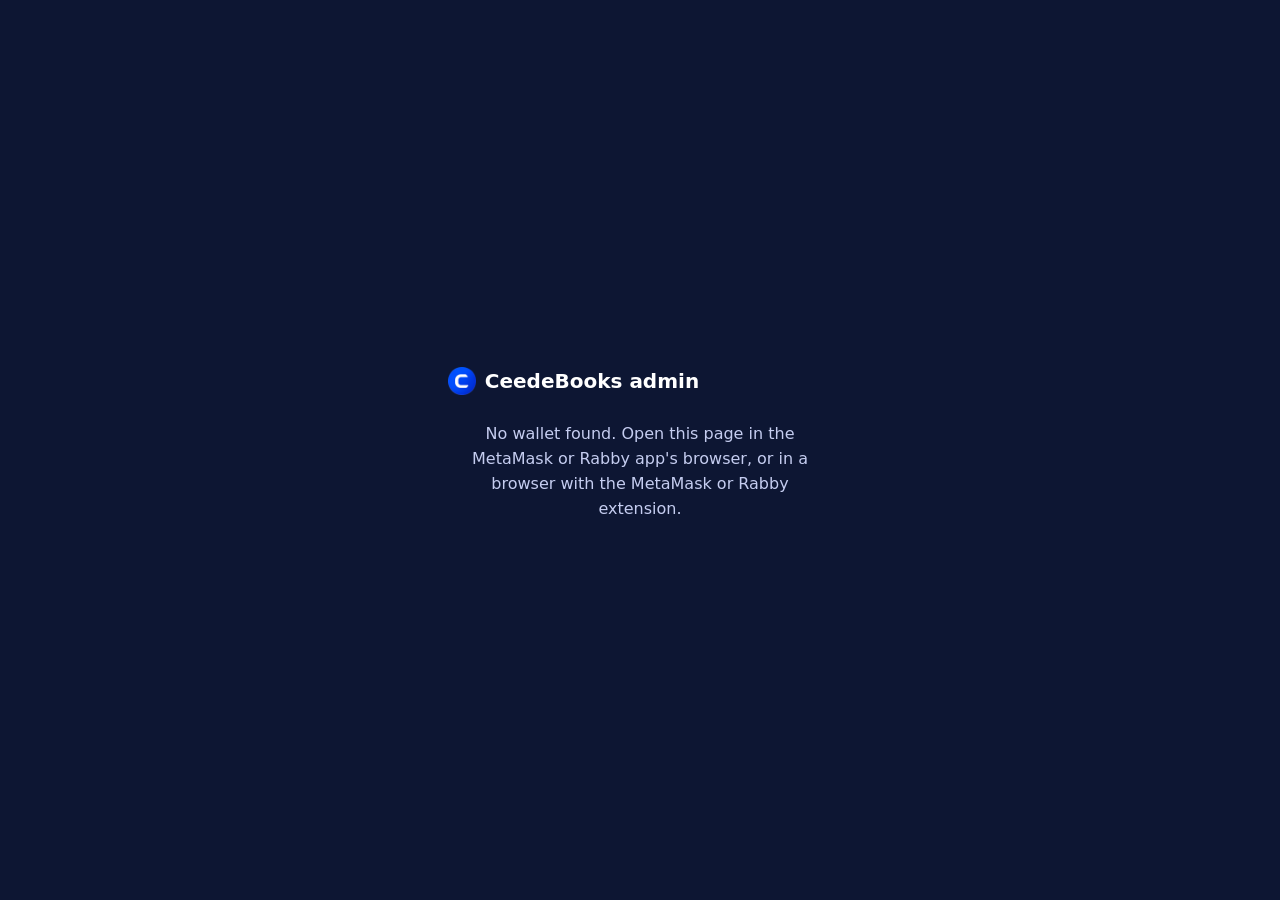
<file: admin/index.html>
<!doctype html>
<html lang="en">
<head>
<meta charset="utf-8">
<meta name="viewport" content="width=device-width, initial-scale=1">
<meta name="robots" content="noindex,nofollow">
<meta name="referrer" content="no-referrer">
<meta name="theme-color" content="#0d1633">
<title>CeedeBooks admin</title>
<link rel="icon" type="image/png" href="favicon.png">
<link rel="apple-touch-icon" href="apple-touch-icon.png">
<link rel="stylesheet" href="admin.css">
</head>
<body>
<div id="root"></div>
<dialog id="dlg" aria-labelledby="dlg-title"></dialog>
<script src="wallet.js"></script>
<script src="admin.js"></script>
</body>
</html>
</file>
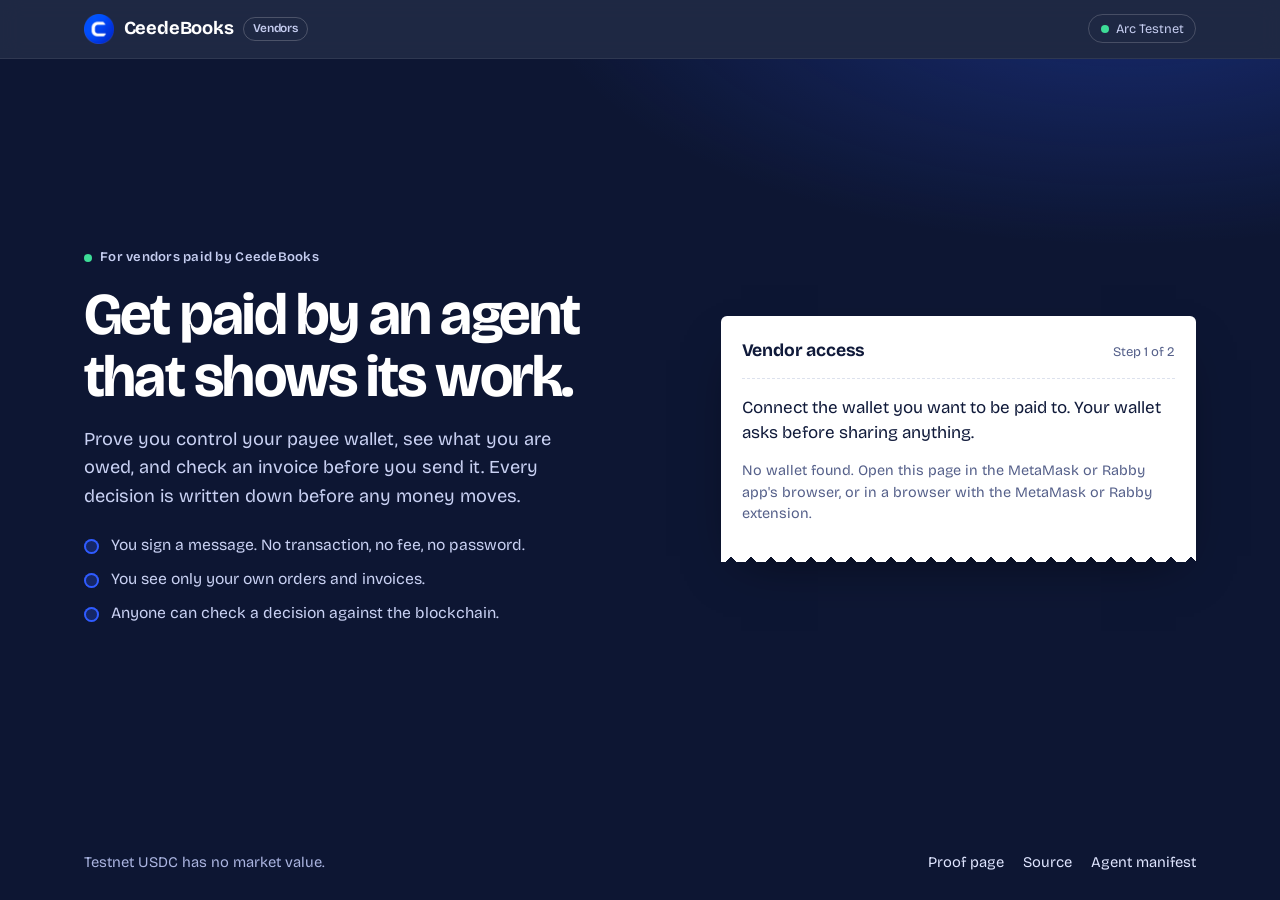
<file: portal/index.html>
<!doctype html>
<html lang="en">
<head>
<meta charset="utf-8">
<meta name="viewport" content="width=device-width, initial-scale=1">
<meta name="referrer" content="no-referrer">
<meta name="theme-color" content="#0d1633">
<title>CeedeBooks for vendors: get paid by an agent that shows its work</title>
<meta name="description" content="Apply with your payee wallet, then see your purchase orders, check an invoice before sending it, and follow every decision to the proof page.">
<link rel="icon" type="image/png" href="favicon.png">
<link rel="apple-touch-icon" href="apple-touch-icon.png">
<link rel="preconnect" href="https://fonts.googleapis.com">
<link rel="preconnect" href="https://fonts.gstatic.com" crossorigin>
<link rel="stylesheet" href="https://fonts.googleapis.com/css2?family=Bricolage+Grotesque:opsz,wght@12..96,400..800&family=JetBrains+Mono:wght@400;500&display=swap">
<link rel="stylesheet" href="portal.css">
</head>
<body>
<div id="root"></div>
<script src="lib.js"></script>
<script src="portal.js"></script>
</body>
</html>
</file>
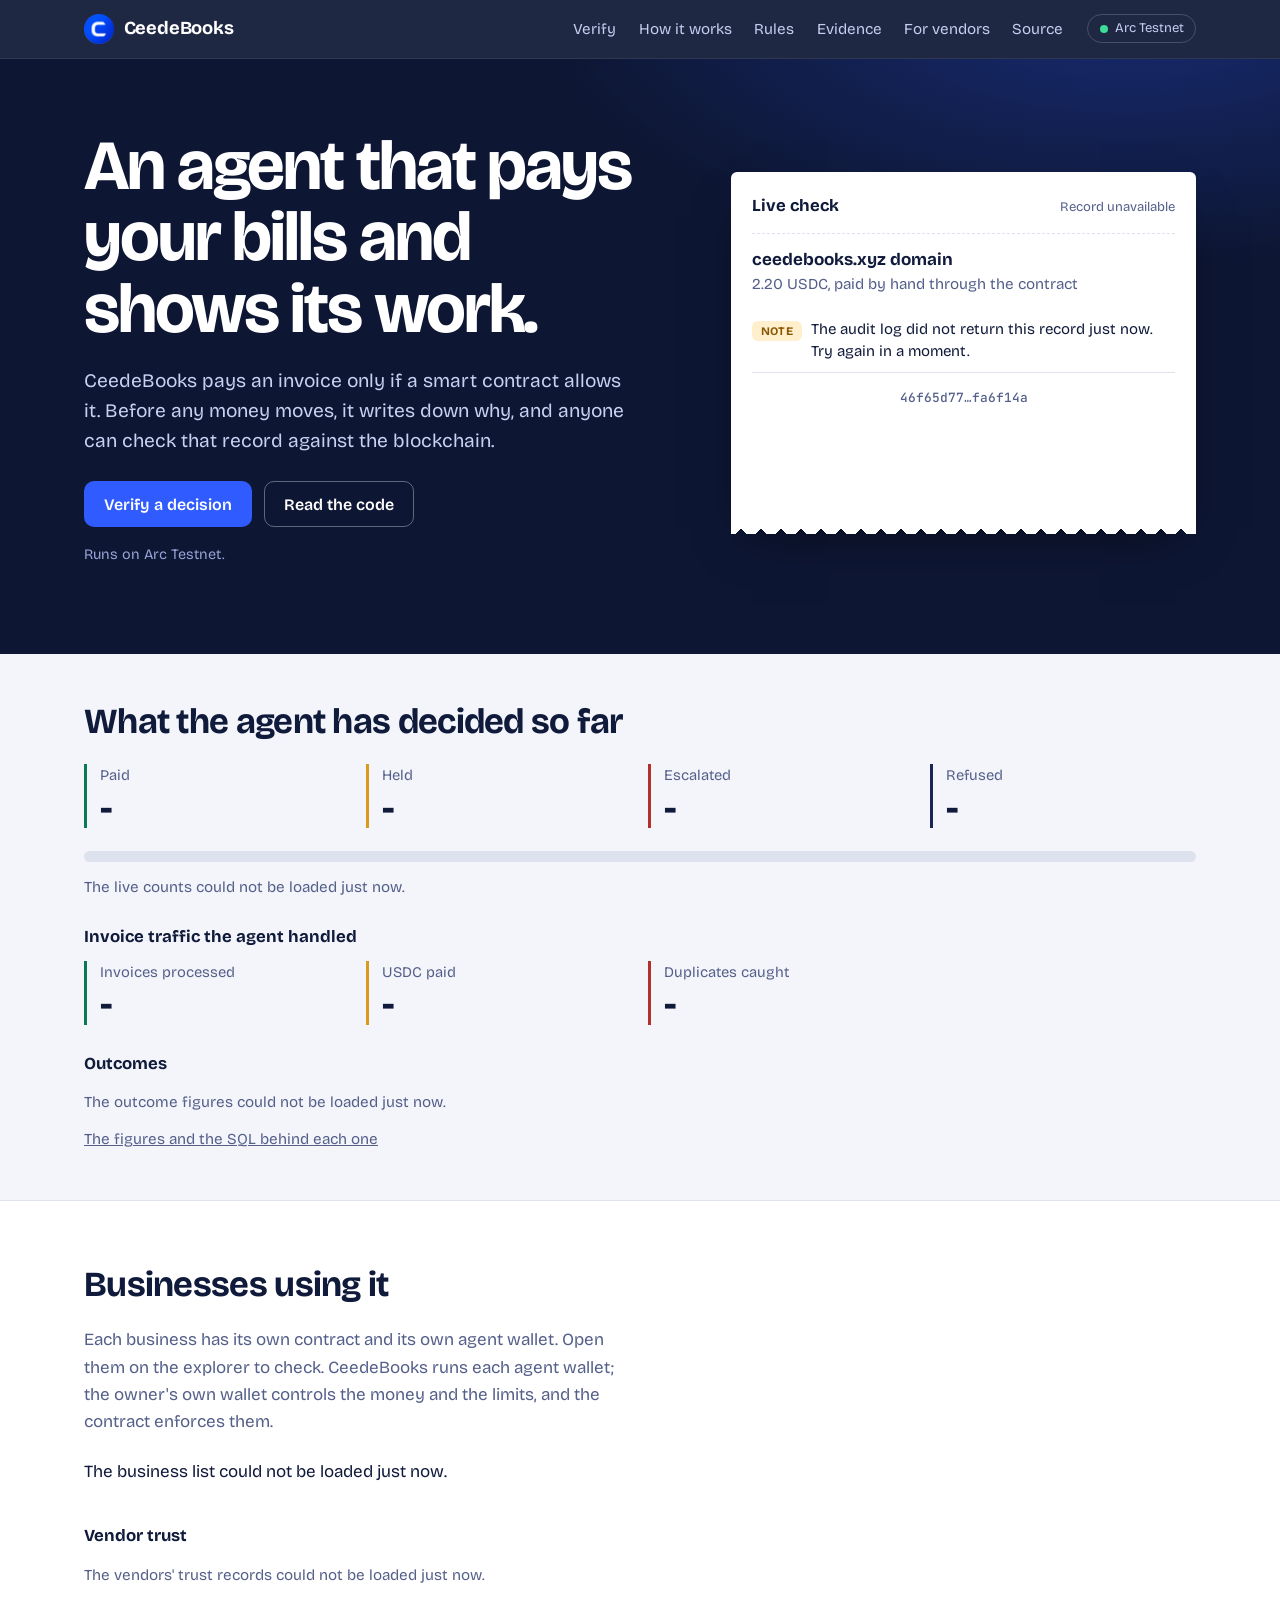
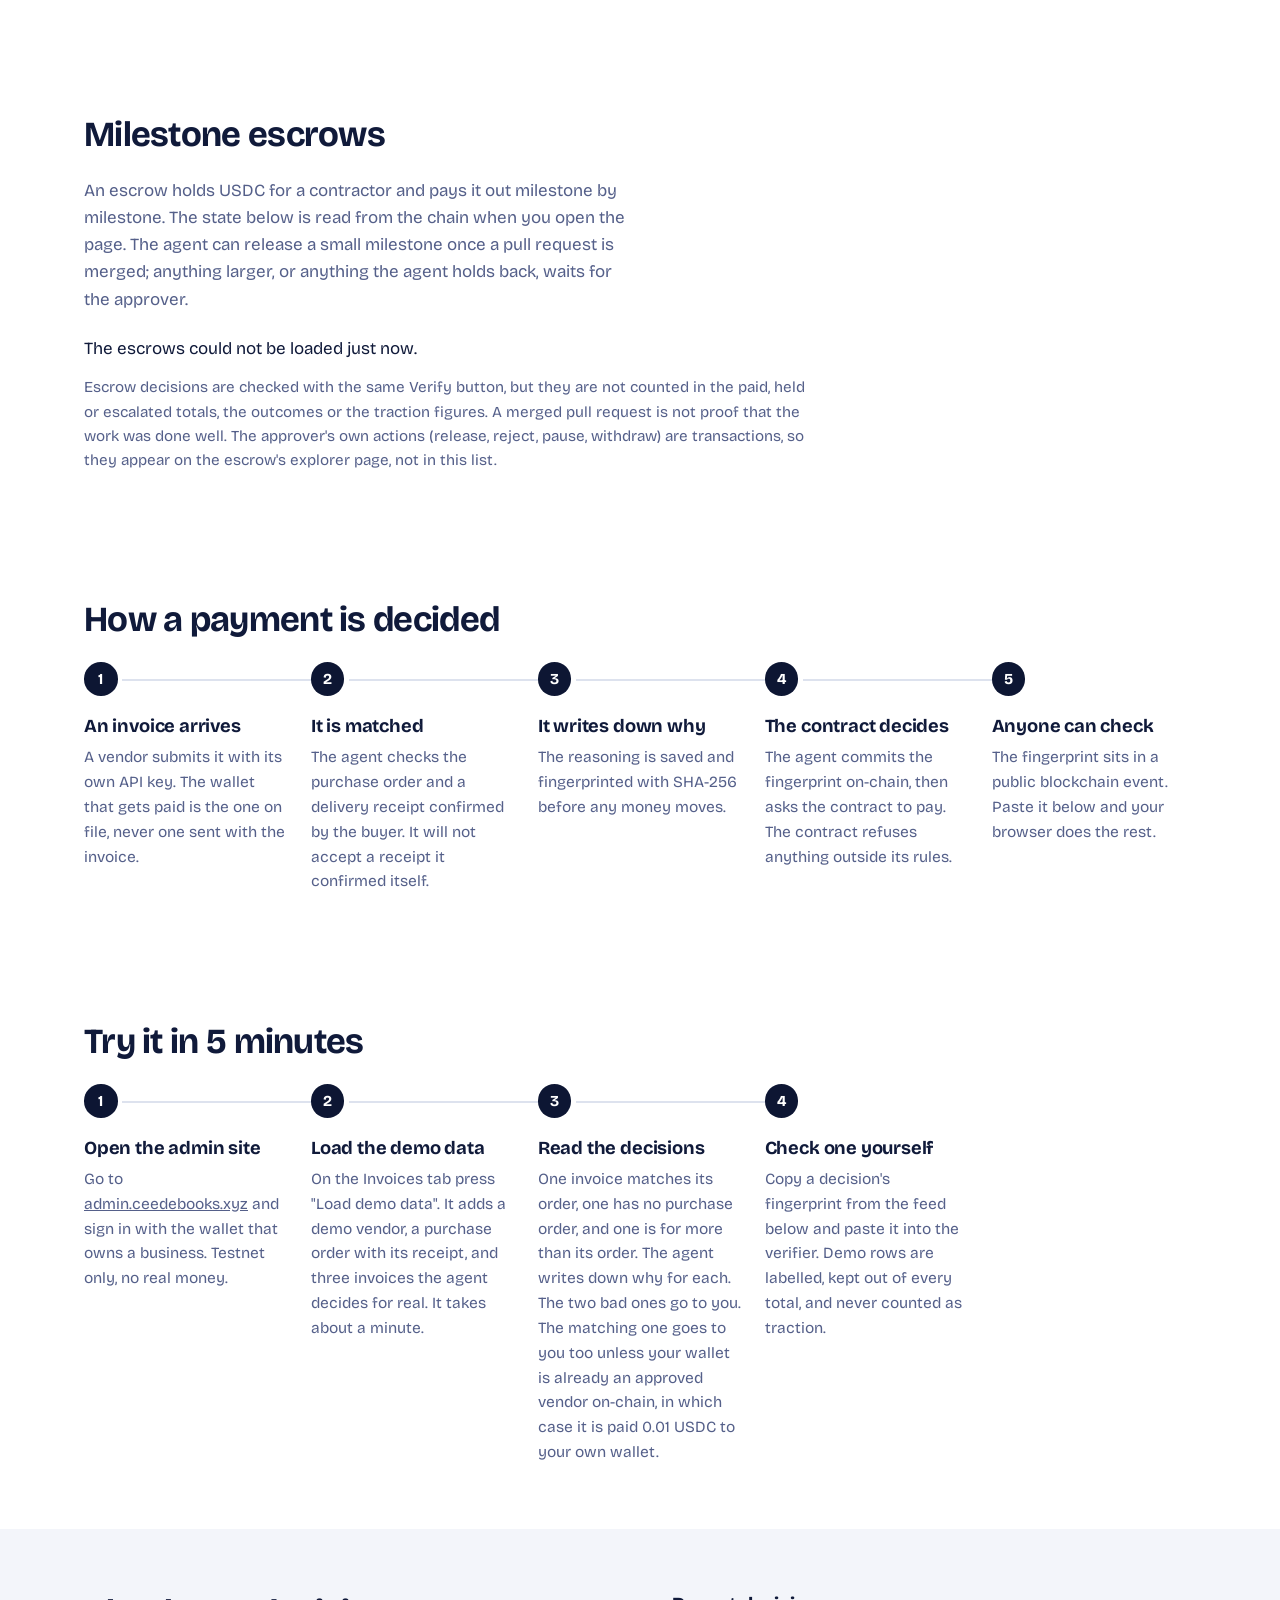
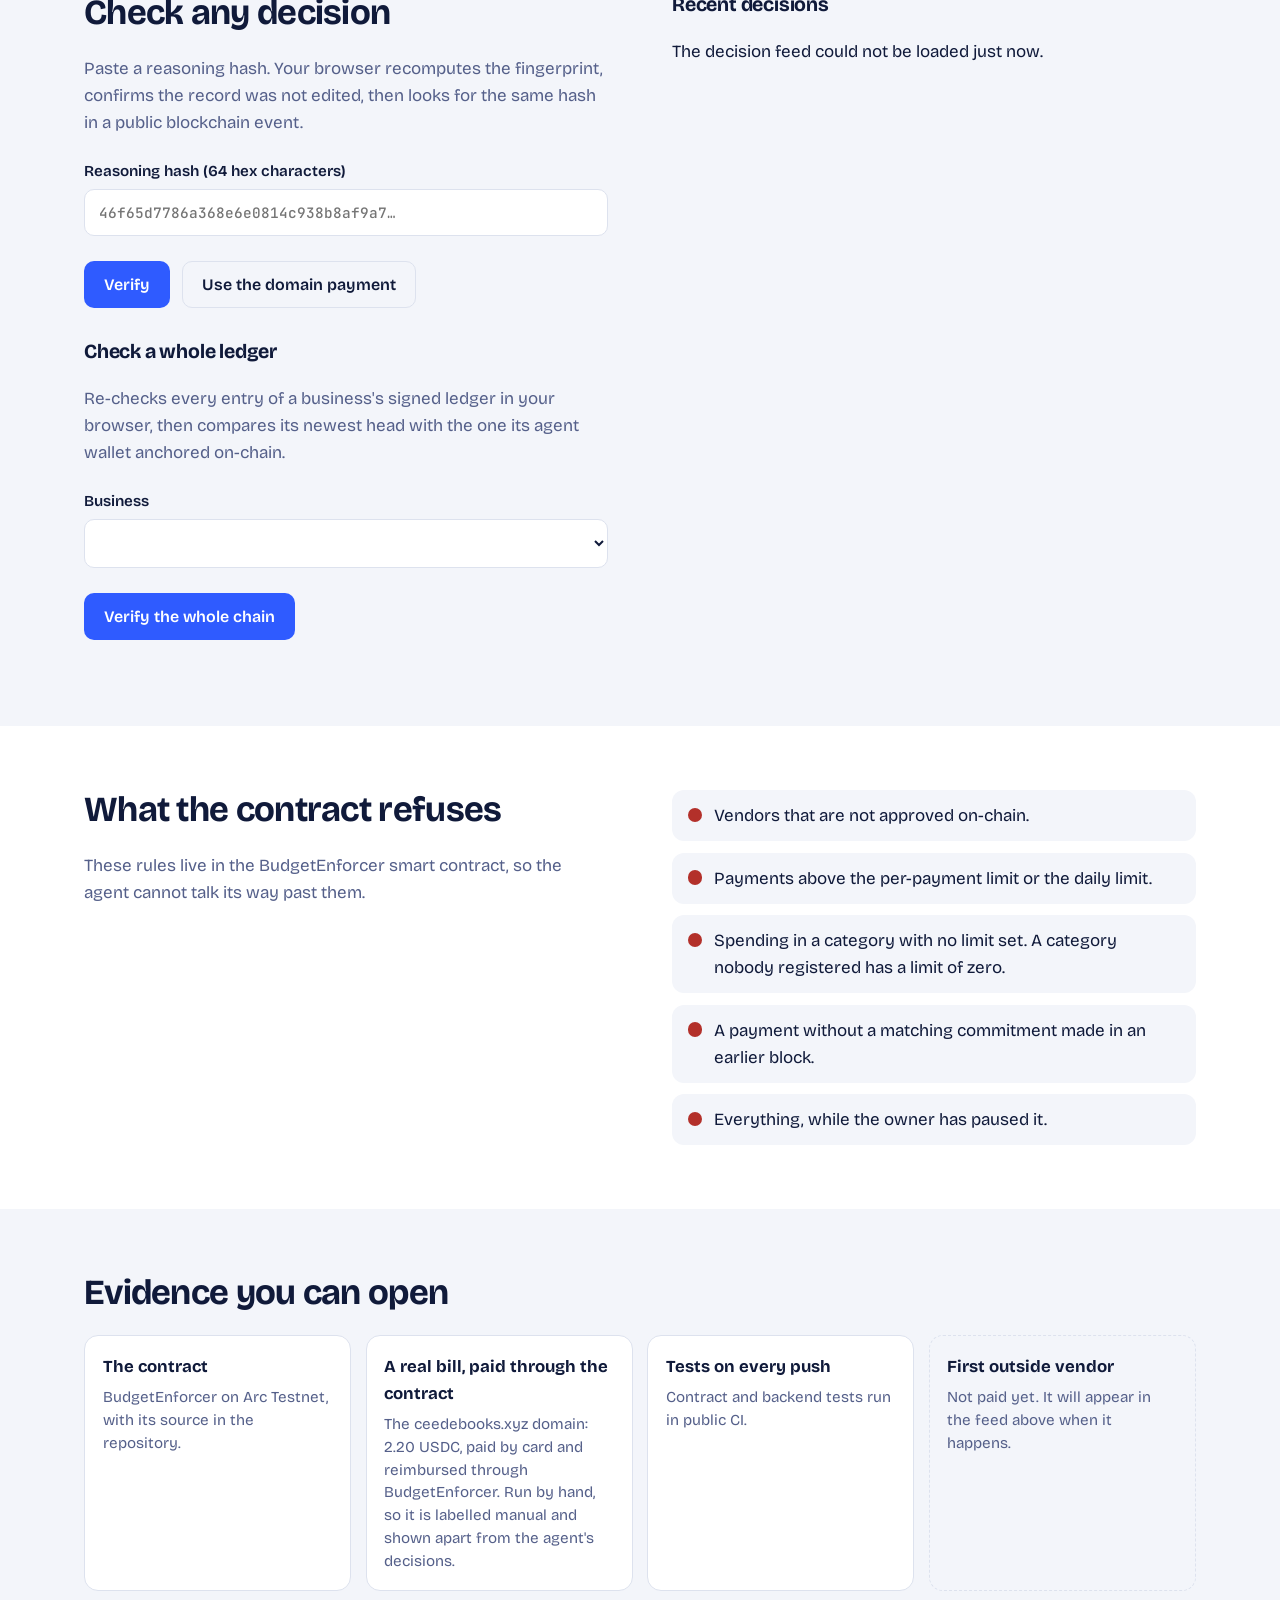
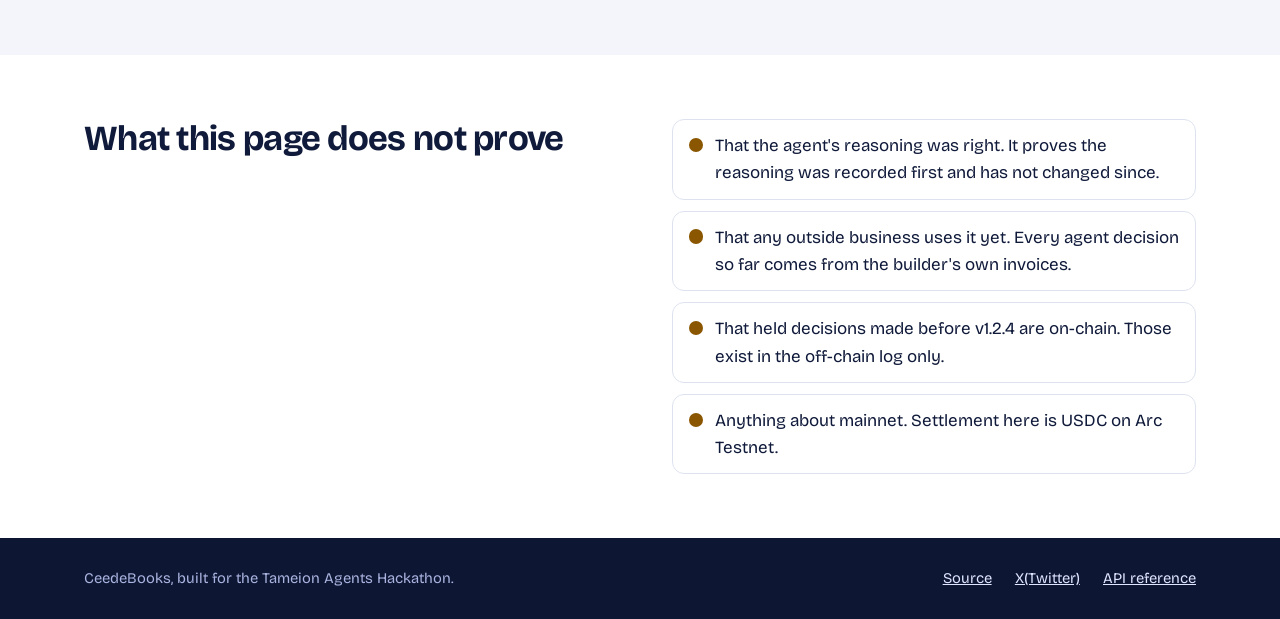
<file: site/index.html>
<!doctype html>
<html lang="en">
<head>
<meta charset="utf-8">
<meta name="viewport" content="width=device-width, initial-scale=1">
<title>CeedeBooks: an agent that pays your bills and shows its work</title>
<meta name="description" content="CeedeBooks pays an invoice only if a smart contract allows it, writes down why before any money moves, and lets anyone check the record against the blockchain.">
<meta name="theme-color" content="#0d1633">
<link rel="icon" type="image/png" href="favicon.png">
<link rel="apple-touch-icon" href="apple-touch-icon.png">
<link rel="preconnect" href="https://fonts.googleapis.com">
<link rel="preconnect" href="https://fonts.gstatic.com" crossorigin>
<link rel="stylesheet" href="https://fonts.googleapis.com/css2?family=Bricolage+Grotesque:opsz,wght@12..96,400..800&family=JetBrains+Mono:wght@400;500&display=swap">
<link rel="stylesheet" href="styles.css">
</head>
<body>
<a class="skip" href="#verify">Skip to the verifier</a>

<header class="top">
  <div class="wrap top-in">
    <a class="brand" href="#top" aria-label="CeedeBooks home">
      <img src="logo.png" alt="" width="30" height="30">
      <span>CeedeBooks</span>
    </a>
    <nav class="nav" aria-label="Sections">
      <a href="#verify">Verify</a>
      <a href="#how">How it works</a>
      <a href="#rules">Rules</a>
      <a href="#evidence">Evidence</a>
      <a href="https://portal.ceedebooks.xyz" target="_blank" rel="noopener noreferrer">For vendors</a>
      <a href="https://github.com/MusaAis/CeedeBooks" target="_blank" rel="noopener noreferrer">Source</a>
    </nav>
    <span class="net"><i aria-hidden="true"></i>Arc Testnet</span>
  </div>
</header>

<main id="top">
<section class="hero">
  <div class="wrap hero-in">
    <div class="hero-copy">
      <h1>An agent that pays your bills and shows its work.</h1>
      <p class="lead">CeedeBooks pays an invoice only if a smart contract allows it. Before any money moves, it writes down why, and anyone can check that record against the blockchain.</p>
      <div class="cta">
        <a class="btn primary" href="#verify">Verify a decision</a>
        <a class="btn ghost" href="https://github.com/MusaAis/CeedeBooks" target="_blank" rel="noopener noreferrer">Read the code</a>
      </div>
      <p class="fine">Runs on Arc Testnet.</p>
    </div>

    <aside class="receipt" aria-labelledby="rc-title">
      <div class="rc-head">
        <h2 id="rc-title">Live check</h2>
        <span class="rc-run" id="hero-state">Running in your browser</span>
      </div>
      <p class="rc-what"><strong>ceedebooks.xyz domain</strong><br><span>2.20 USDC, paid by hand through the contract</span></p>
      <ol class="checks" id="hero-checks" aria-live="polite"></ol>
      <p class="verdict" id="hero-verdict" hidden></p>
      <p class="rc-hash" title="Reasoning hash">46f65d77…fa6f14a</p>
    </aside>
  </div>
</section>

<section class="band" aria-labelledby="stats-title">
  <div class="wrap">
    <h2 id="stats-title" class="h2">What the agent has decided so far</h2>
    <div class="ledger" id="stats">
      <dl class="tally">
        <div><dt>Paid</dt><dd id="n-paid">-</dd></div>
        <div><dt>Held</dt><dd id="n-held">-</dd></div>
        <div><dt>Escalated</dt><dd id="n-esc">-</dd></div>
        <div><dt>Refused</dt><dd id="n-rate">-</dd></div>
      </dl>
      <div class="bar" id="bar" role="img" aria-label="Share of paid, held and escalated decisions">
        <span class="seg paid"></span><span class="seg held"></span><span class="seg esc"></span>
      </div>
      <p class="note" id="stats-note">Loading the latest counts…</p>
      <h3 class="h3" id="traffic-title">Invoice traffic the agent handled</h3>
      <dl class="tally second" aria-labelledby="traffic-title">
        <div><dt>Invoices processed</dt><dd id="n-inv">-</dd></div>
        <div><dt>USDC paid</dt><dd id="n-vol">-</dd></div>
        <div><dt>Duplicates caught</dt><dd id="n-dup">-</dd></div>
      </dl>
      <p class="note" id="traffic-note"></p>
      <h3 class="h3" id="outcomes-title">Outcomes</h3>
      <p class="note" id="outcomes-outside">Loading the outcome figures…</p>
      <div id="outcomes" class="feed"></div>
      <p class="note" id="outcomes-apart"></p>
      <p class="note"><a id="outcomes-link" href="#" target="_blank" rel="noopener noreferrer">The figures and the SQL behind each one</a></p>
    </div>
  </div>
</section>

<section class="sec" id="businesses" aria-labelledby="biz-title">
  <div class="wrap">
    <h2 id="biz-title" class="h2">Businesses using it</h2>
    <p class="sub" id="biz-sub">Each business has its own contract and its own agent wallet. Open them on the explorer to check. CeedeBooks runs each agent wallet; the owner's own wallet controls the money and the limits, and the contract enforces them.</p>
    <div id="biz-list" class="feed">Loading…</div>
    <p class="note" id="biz-note"></p>
    <div id="biz-traction" class="feed" aria-live="polite"></div>
    <h3 class="h3" id="trust-title">Vendor trust</h3>
    <p class="note" id="trust-note">Loading the vendors' trust records…</p>
    <div id="trust-list" class="feed" aria-live="polite"></div>
  </div>
</section>

<section class="sec" id="escrows" aria-labelledby="esc-title" hidden>
  <div class="wrap">
    <h2 id="esc-title" class="h2">Milestone escrows</h2>
    <p class="sub">An escrow holds USDC for a contractor and pays it out milestone by milestone. The state below is read from the chain when you open the page. The agent can release a small milestone once a pull request is merged; anything larger, or anything the agent holds back, waits for the approver.</p>
    <div id="esc-list" class="feed" aria-live="polite"></div>
    <p class="note">Escrow decisions are checked with the same Verify button, but they are not counted in the paid, held or escalated totals, the outcomes or the traction figures. A merged pull request is not proof that the work was done well. The approver's own actions (release, reject, pause, withdraw) are transactions, so they appear on the escrow's explorer page, not in this list.</p>
  </div>
</section>

<section class="sec" id="how" aria-labelledby="how-title">
  <div class="wrap">
    <h2 id="how-title" class="h2">How a payment is decided</h2>
    <ol class="flow">
      <li><h3>An invoice arrives</h3><p>A vendor submits it with its own API key. The wallet that gets paid is the one on file, never one sent with the invoice.</p></li>
      <li><h3>It is matched</h3><p>The agent checks the purchase order and a delivery receipt confirmed by the buyer. It will not accept a receipt it confirmed itself.</p></li>
      <li><h3>It writes down why</h3><p>The reasoning is saved and fingerprinted with SHA-256 before any money moves.</p></li>
      <li><h3>The contract decides</h3><p>The agent commits the fingerprint on-chain, then asks the contract to pay. The contract refuses anything outside its rules.</p></li>
      <li><h3>Anyone can check</h3><p>The fingerprint sits in a public blockchain event. Paste it below and your browser does the rest.</p></li>
    </ol>
  </div>
</section>

<section class="sec" id="try" aria-labelledby="try-title">
  <div class="wrap">
    <h2 id="try-title" class="h2">Try it in 5 minutes</h2>
    <ol class="flow">
      <li><h3>Open the admin site</h3><p>Go to <a href="https://admin.ceedebooks.xyz">admin.ceedebooks.xyz</a> and sign in with the wallet that owns a business. Testnet only, no real money.</p></li>
      <li><h3>Load the demo data</h3><p>On the Invoices tab press "Load demo data". It adds a demo vendor, a purchase order with its receipt, and three invoices the agent decides for real. It takes about a minute.</p></li>
      <li><h3>Read the decisions</h3><p>One invoice matches its order, one has no purchase order, and one is for more than its order. The agent writes down why for each. The two bad ones go to you. The matching one goes to you too unless your wallet is already an approved vendor on-chain, in which case it is paid 0.01 USDC to your own wallet.</p></li>
      <li><h3>Check one yourself</h3><p>Copy a decision's fingerprint from the feed below and paste it into the verifier. Demo rows are labelled, kept out of every total, and never counted as traction.</p></li>
    </ol>
  </div>
</section>

<section class="sec tint" id="verify" aria-labelledby="verify-title">
  <div class="wrap two">
    <div>
      <h2 id="verify-title" class="h2">Check any decision</h2>
      <p class="sub">Paste a reasoning hash. Your browser recomputes the fingerprint, confirms the record was not edited, then looks for the same hash in a public blockchain event.</p>
      <label class="lab" for="hash">Reasoning hash (64 hex characters)</label>
      <input id="hash" class="field" autocomplete="off" autocapitalize="off" spellcheck="false" placeholder="46f65d7786a368e6e0814c938b8af9a7…">
      <div class="cta">
        <button class="btn primary" id="go" type="button">Verify</button>
        <button class="btn ghost dark" type="button" data-hash="46f65d7786a368e6e0814c938b8af9a7f6bed20bb1196478ac0a32708fa6f14a">Use the domain payment</button>
      </div>
      <div id="result" class="result" aria-live="polite"></div>
      <h3 class="h2 minor chain-h">Check a whole ledger</h3>
      <p class="sub">Re-checks every entry of a business's signed ledger in your browser, then compares its newest head with the one its agent wallet anchored on-chain.</p>
      <label class="lab" for="chain-biz">Business</label>
      <select id="chain-biz" class="field"></select>
      <div class="cta"><button class="btn primary" id="chain-go" type="button">Verify the whole chain</button></div>
      <div id="chain-result" class="result" aria-live="polite"></div>
    </div>
    <div>
      <h2 class="h2 minor">Recent decisions</h2>
      <div id="feed" class="feed">Loading…</div>
    </div>
  </div>
</section>

<section class="sec" id="rules" aria-labelledby="rules-title">
  <div class="wrap two">
    <div>
      <h2 id="rules-title" class="h2">What the contract refuses</h2>
      <p class="sub">These rules live in the BudgetEnforcer smart contract, so the agent cannot talk its way past them.</p>
    </div>
    <ul class="rules">
      <li>Vendors that are not approved on-chain.</li>
      <li>Payments above the per-payment limit or the daily limit.</li>
      <li>Spending in a category with no limit set. A category nobody registered has a limit of zero.</li>
      <li>A payment without a matching commitment made in an earlier block.</li>
      <li>Everything, while the owner has paused it.</li>
    </ul>
  </div>
</section>

<section class="sec tint" id="evidence" aria-labelledby="ev-title">
  <div class="wrap">
    <h2 id="ev-title" class="h2">Evidence you can open</h2>
    <div class="ev">
      <a class="evi" data-explorer="/address/0x47D8a05a0d31aFA492A9F4A37A8991ED4aa683fB" href="#"><strong>The contract</strong><span>BudgetEnforcer on Arc Testnet, with its source in the repository.</span></a>
      <a class="evi" data-explorer="/tx/0x8c176242a84235a884d5790edf4a9aed403d87619359373e11f2e27141ce5d0d" href="#"><strong>A real bill, paid through the contract</strong><span>The ceedebooks.xyz domain: 2.20 USDC, paid by card and reimbursed through BudgetEnforcer. Run by hand, so it is labelled manual and shown apart from the agent's decisions.</span></a>
      <a class="evi" href="https://github.com/MusaAis/CeedeBooks/actions" target="_blank" rel="noopener noreferrer"><strong>Tests on every push</strong><span>Contract and backend tests run in public CI.</span></a>
      <div class="evi pending"><strong>First outside vendor</strong><span>Not paid yet. It will appear in the feed above when it happens.</span></div>
    </div>
  </div>
</section>

<section class="sec" aria-labelledby="not-title">
  <div class="wrap two">
    <h2 id="not-title" class="h2">What this page does not prove</h2>
    <ul class="rules plain">
      <li>That the agent's reasoning was right. It proves the reasoning was recorded first and has not changed since.</li>
      <li>That any outside business uses it yet. Every agent decision so far comes from the builder's own invoices.</li>
      <li>That held decisions made before v1.2.4 are on-chain. Those exist in the off-chain log only.</li>
      <li>Anything about mainnet. Settlement here is USDC on Arc Testnet.</li>
    </ul>
  </div>
</section>
</main>

<footer class="foot">
  <div class="wrap foot-in">
    <span>CeedeBooks, built for the Tameion Agents Hackathon.</span>
    <span class="links">
      <a href="https://github.com/MusaAis/CeedeBooks" target="_blank" rel="noopener noreferrer">Source</a>
      <a href="https://x.com/CeedeBooks" target="_blank" rel="noopener noreferrer">X(Twitter)</a>
      <a href="https://api.ceedebooks.xyz/docs" target="_blank" rel="noopener noreferrer">API reference</a>
    </span>
  </div>
</footer>

<script src="verify.js"></script>
<script src="app.js"></script>
</body>
</html>
</file>
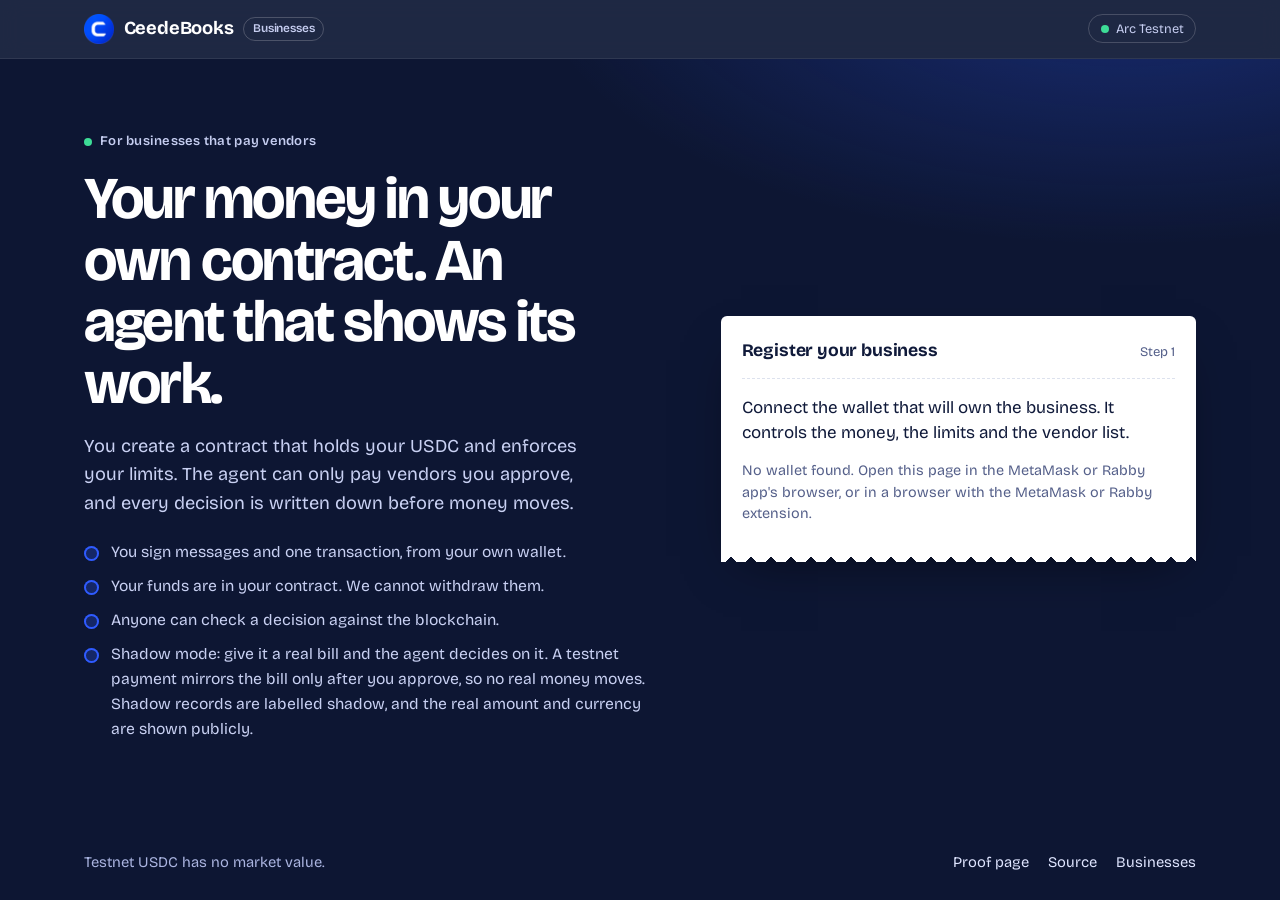
<file: portal/business.html>
<!doctype html>
<html lang="en">
<head>
<meta charset="utf-8">
<meta name="viewport" content="width=device-width, initial-scale=1">
<meta name="referrer" content="no-referrer">
<meta name="theme-color" content="#0d1633">
<title>Register your business on CeedeBooks</title>
<meta name="description" content="Your own contract holds your money and you set the limits. An agent pays your approved vendors, and every decision can be checked on-chain.">
<link rel="icon" type="image/png" href="favicon.png">
<link rel="apple-touch-icon" href="apple-touch-icon.png">
<link rel="preconnect" href="https://fonts.googleapis.com">
<link rel="preconnect" href="https://fonts.gstatic.com" crossorigin>
<link rel="stylesheet" href="https://fonts.googleapis.com/css2?family=Bricolage+Grotesque:opsz,wght@12..96,400..800&family=JetBrains+Mono:wght@400;500&display=swap">
<link rel="stylesheet" href="portal.css">
</head>
<body>
<div id="root"></div>
<script src="lib.js"></script>
<script src="business.js"></script>
</body>
</html>
</file>
<file: admin/admin.css>
:root{--ink:#0d1633;--ink2:#18255a;--frost:#f3f5fa;--paper:#fff;--line:#dde2ee;--fg:#101a3a;--mut:#55608a;--cobalt:#2f5bff;--cobalt-d:#2146d4;
  --green:#0b7a53;--green-bg:#dcf4e9;--amber:#8a5600;--amber-bg:#ffefcc;--coral:#b3302a;--coral-bg:#fde4e1;
  --sans:ui-sans-serif,system-ui,-apple-system,"Segoe UI",Roboto,"Helvetica Neue",Arial,sans-serif;--mono:ui-monospace,SFMono-Regular,Menlo,Consolas,monospace}
*{box-sizing:border-box}
body{margin:0;background:var(--frost);color:var(--fg);font:400 1rem/1.55 var(--sans);-webkit-text-size-adjust:100%}
h1,h2,h3,p{margin:0}button,input,select{font:inherit}
:focus-visible{outline:3px solid var(--cobalt);outline-offset:2px;border-radius:4px}
.gate{min-height:100vh;display:grid;place-items:center;padding:1.5rem;background:var(--ink);color:#fff}
.gate-in{width:100%;max-width:24rem;text-align:center}
.brand{display:inline-flex;align-items:center;gap:.6rem;font-weight:700;font-size:1.25rem;margin-bottom:1.6rem}
.gate p{color:#c5cdf0;margin:.8rem 0}.gate .err{color:#ffb4ac}.gate .addr{font:500 .85rem var(--mono);word-break:break-all;color:#fff}
.btn{display:inline-flex;align-items:center;justify-content:center;min-height:2.8rem;padding:.5rem 1.2rem;border:1.5px solid transparent;border-radius:10px;background:var(--cobalt);color:#fff;font-weight:600;cursor:pointer;width:100%;margin-top:.6rem}
.btn:hover{background:#4a72ff}.btn[disabled]{opacity:.55;cursor:wait}
.btn.ghost{background:transparent;border-color:var(--line);color:var(--fg);width:auto;margin:0}.btn.ghost:hover{border-color:var(--cobalt);color:var(--cobalt-d)}
.btn.warn{background:var(--coral)}.btn.sm{min-height:2.2rem;padding:.3rem .8rem;font-size:.9rem;width:auto;margin:0}
.top{background:var(--ink);color:#fff;position:sticky;top:0;z-index:5}
.top-in{max-width:70rem;margin:0 auto;padding:.6rem 1rem;display:flex;align-items:center;gap:1rem;flex-wrap:nowrap}
.top .brand{margin:0;font-size:1.05rem;white-space:nowrap;flex:none}.who{margin-left:auto;min-width:0;overflow:hidden;text-overflow:ellipsis;white-space:nowrap;font:500 .8rem var(--mono);color:#c5cdf0}
.top .btn.ghost{color:#fff;border-color:rgba(255,255,255,.3);flex:none}
.tabs{display:flex;gap:.2rem;overflow-x:auto;max-width:70rem;margin:0 auto;padding:0 .6rem}
.tabs button{background:none;border:0;color:#c5cdf0;padding:.6rem .8rem;cursor:pointer;white-space:nowrap;border-bottom:3px solid transparent}
.tabs button[aria-current=true]{color:#fff;border-color:var(--cobalt)}
main{max-width:70rem;margin:0 auto;padding:1.2rem 1rem 4rem}
h2{font-size:1.35rem;margin:.2rem 0 1rem}h3{font-size:1.05rem;margin:1.6rem 0 .6rem}
.cards{display:grid;grid-template-columns:repeat(auto-fit,minmax(10rem,1fr));gap:.7rem}
.card{background:var(--paper);border:1px solid var(--line);border-radius:12px;padding:.8rem}
.card .l{color:var(--mut);font-size:.85rem}.card .v{font-size:1.5rem;font-weight:700;overflow-wrap:anywhere}
.panel{background:var(--paper);border:1px solid var(--line);border-radius:12px;padding:1rem;margin-top:.8rem}
.row{display:flex;gap:.7rem;flex-wrap:wrap;align-items:end}.row label{display:grid;gap:.2rem;font-size:.85rem;color:var(--mut);flex:1 1 9rem}
input,select{width:100%;padding:.55rem .65rem;border:1.5px solid var(--line);border-radius:8px;background:#fff;color:var(--fg)}
.tbl{width:100%;border-collapse:collapse;font-size:.92rem}.tbl th{text-align:left;color:var(--mut);font-weight:600;padding:.4rem .5rem;border-bottom:1px solid var(--line)}
.tbl td{padding:.55rem .5rem;border-bottom:1px solid var(--line);vertical-align:middle}.scroll{overflow-x:auto}
.mono{font-family:var(--mono);font-size:.82rem;overflow-wrap:anywhere}
.chip{font-size:.74rem;font-weight:700;border-radius:99px;padding:.15rem .6rem;white-space:nowrap}
.chip.ok{background:var(--green-bg);color:var(--green)}.chip.warn{background:var(--amber-bg);color:var(--amber)}.chip.bad{background:var(--coral-bg);color:var(--coral)}
.actions{display:flex;gap:.4rem;flex-wrap:wrap}
.status{position:fixed;left:0;right:0;bottom:0;padding:.7rem 1rem;background:var(--ink);color:#fff;font-size:.92rem;z-index:9}.status.err{background:var(--coral)}.status.ok{background:var(--green)}
.status a{color:#fff}
dialog{border:0;border-radius:14px;padding:1.2rem;max-width:26rem;width:calc(100% - 2rem);box-shadow:0 20px 50px rgba(0,0,0,.4)}
dialog::backdrop{background:rgba(13,22,51,.6)}dialog h3{margin:0 0 .5rem}dialog p{color:var(--mut);margin:.3rem 0}dialog .acts{display:flex;gap:.6rem;margin-top:1rem;justify-content:flex-end}
.note{color:var(--mut);font-size:.9rem}
@media (max-width:40rem){
  .top-in{gap:.6rem;padding:.5rem .8rem}.top .brand{font-size:.95rem}.who{font-size:.72rem}
  main{padding:1rem .8rem 4.5rem}
  .card .v{font-size:1.25rem}
  .scroll{overflow:visible}
  .tbl,.tbl tbody,.tbl tr,.tbl td{display:block}
  .tbl thead{position:absolute;width:1px;height:1px;overflow:hidden;clip:rect(0 0 0 0);white-space:nowrap}
  .tbl tr{background:var(--paper);border:1px solid var(--line);border-radius:12px;padding:.25rem .8rem;margin-bottom:.7rem}
  .tbl td{display:grid;grid-template-columns:minmax(5.5rem,34%) 1fr;gap:.6rem;align-items:start;padding:.5rem 0;border-bottom:1px solid var(--line);overflow-wrap:anywhere}
  .tbl td:last-child{border-bottom:0}
  .tbl td::before{content:attr(data-label);color:var(--mut);font-size:.82rem;font-weight:600}
  .tbl td:not([data-label]){display:block}
  .tbl td:empty{display:none}
  .actions .btn.sm{min-height:2.6rem}
  .status{padding-bottom:calc(.7rem + env(safe-area-inset-bottom,0px))}
}
.brand{display:flex;align-items:center;gap:.55rem}.brand .logo{width:28px;height:28px;display:block;flex:none}
.steps{list-style:none;padding:0;margin:.5rem 0}.steps li{padding:.3rem 0;overflow-wrap:anywhere}

.banner{background:var(--coral);color:#fff;font-weight:600;padding:.7rem 1rem;text-align:center}.banner:empty{display:none}
</file>
<file: portal/portal.css>
/* CeedeBooks vendor portal: same design language as the public proof page (ink and cobalt, Bricolage Grotesque,
   the receipt as the one memorable element). Mobile first. */
:root{
  --ink:#0d1633; --ink2:#18255a; --frost:#f3f5fa; --paper:#fff; --line:#dde2ee;
  --fg:#101a3a; --mut:#55608a; --cobalt:#2f5bff; --cobalt-d:#2146d4;
  --green:#0b7a53; --green-bg:#dcf4e9; --amber:#8a5600; --amber-bg:#ffefcc; --coral:#b3302a; --coral-bg:#fde4e1;
  --sans:"Bricolage Grotesque",ui-sans-serif,system-ui,-apple-system,"Segoe UI",Roboto,sans-serif;
  --mono:"JetBrains Mono",ui-monospace,SFMono-Regular,Menlo,Consolas,monospace;
  --r:14px;
}
*{box-sizing:border-box}
html{-webkit-text-size-adjust:100%}
body{margin:0;min-height:100vh;display:flex;flex-direction:column;background:var(--frost);color:var(--fg);font:400 1.0625rem/1.6 var(--sans);font-optical-sizing:auto;-webkit-font-smoothing:antialiased}
#root{flex:1;display:flex;flex-direction:column}
main{flex:1;display:flex;flex-direction:column}
#top>.hero{flex:1;display:flex;align-items:center}
h1,h2,h3,p,ul,dl,dd{margin:0}
a{color:inherit}
.wrap{width:100%;max-width:72rem;margin:0 auto;padding:0 1.25rem}
:focus-visible{outline:3px solid var(--cobalt);outline-offset:2px;border-radius:4px}
.skip{position:absolute;left:-9999px;top:0;background:var(--cobalt);color:#fff;padding:.6rem 1rem;z-index:20}.skip:focus{left:.5rem;top:.5rem}

/* top bar */
.top{position:sticky;top:0;z-index:10;background:rgba(13,22,51,.92);backdrop-filter:blur(10px);-webkit-backdrop-filter:blur(10px);border-bottom:1px solid rgba(255,255,255,.08)}
.top-in{display:flex;align-items:center;gap:.8rem;height:3.6rem}
.brand{display:flex;align-items:center;gap:.6rem;color:#fff;text-decoration:none;font-weight:700;font-size:1.15rem;letter-spacing:-.01em;min-width:0}
.brand img{width:30px;height:30px;display:block;flex:none}
.tag{font-size:.74rem;font-weight:600;color:#c5cdf0;border:1px solid rgba(255,255,255,.2);border-radius:99px;padding:.1rem .55rem;white-space:nowrap}
.top-end{margin-left:auto;display:flex;align-items:center;gap:.6rem;min-width:0}
.pill{display:inline-flex;align-items:center;gap:.45rem;font-size:.8rem;color:#c5cdf0;border:1px solid rgba(255,255,255,.18);border-radius:99px;padding:.2rem .7rem;white-space:nowrap;min-width:0}
.pill i{width:.5rem;height:.5rem;border-radius:50%;background:#3ddc97;flex:none}
.pill.mono{font-family:var(--mono);font-size:.74rem}
.net{display:none}
@media (min-width:40rem){.net{display:inline-flex}}

/* buttons */
.btn{white-space:nowrap;display:inline-flex;align-items:center;justify-content:center;gap:.4rem;min-height:2.9rem;padding:.55rem 1.2rem;border-radius:10px;border:1.5px solid transparent;font:600 1rem var(--sans);text-decoration:none;cursor:pointer;transition:background .15s,border-color .15s,transform .05s}
.btn.primary{background:var(--cobalt);color:#fff}.btn.primary:hover{background:#4a72ff}
.btn.ghost{border-color:rgba(255,255,255,.35);color:#fff;background:transparent}.btn.ghost:hover{border-color:#fff}
.btn.dark{border-color:var(--line);color:var(--fg);background:transparent}.btn.dark:hover{border-color:var(--fg)}
.btn.sm{min-height:2.6rem;padding:.4rem .95rem;font-size:.92rem}
.top .btn.sm{min-height:2.3rem;padding:.25rem .8rem}
.btn.block{width:100%}
.btn:active{transform:translateY(1px)}
.btn[disabled]{opacity:.45;cursor:not-allowed}

/* hero */
.hero{color:#fff;background:radial-gradient(60rem 28rem at 88% -12%,rgba(47,91,255,.32),transparent 62%),var(--ink)}
.hero-in{display:grid;gap:2.2rem;align-items:center;padding-top:2.6rem;padding-bottom:3.6rem}
.eyebrow{display:inline-flex;align-items:center;gap:.5rem;font-size:.82rem;font-weight:600;color:#c5cdf0;letter-spacing:.02em}
.eyebrow i{width:.5rem;height:.5rem;border-radius:50%;background:#3ddc97}
h1{font-size:clamp(2.1rem,6vw,3.7rem);line-height:1.04;letter-spacing:-.03em;font-weight:700;font-variation-settings:"opsz" 96;max-width:16ch;margin-top:.9rem}
.lead{margin-top:1.1rem;font-size:1.14rem;line-height:1.55;color:#c9d1f3;max-width:32rem}
.points{list-style:none;padding:0;margin:.4rem 0 0;display:grid;gap:.55rem;color:#c9d1f3;font-size:.98rem}
.points li{position:relative;padding-left:1.7rem}
.points li::before{content:"";position:absolute;left:0;top:.42rem;width:.95rem;height:.95rem;border-radius:50%;background:rgba(47,91,255,.25);box-shadow:inset 0 0 0 2px var(--cobalt)}
.hc{grid-area:hc}.hero-in>.receipt{grid-area:rc}.hero-in>.points{grid-area:pts}
.hero-in{grid-template-areas:"hc" "rc" "pts"}
@media (min-width:56rem){.hero-in{grid-template-columns:1.1fr .9fr;grid-template-areas:"hc rc" "pts rc";grid-template-rows:auto 1fr;column-gap:3.5rem;row-gap:0;padding-top:4rem;padding-bottom:5rem;align-items:start}.hero-in>.points{margin-top:1.4rem;align-self:start}.hero-in>.receipt{align-self:center}}

/* the receipt: where every action happens */
.receipt{position:relative;background:var(--paper);color:var(--fg);border-radius:6px 6px 0 0;padding:1.3rem 1.3rem 1.7rem;box-shadow:0 24px 50px -20px rgba(0,0,0,.55);animation:in .35s ease both}
.receipt::after{content:"";position:absolute;left:0;right:0;bottom:-10px;height:10px;
  background:linear-gradient(135deg,var(--paper) 50%,transparent 50%) 0 0/20px 10px repeat-x,linear-gradient(225deg,var(--paper) 50%,transparent 50%) 0 0/20px 10px repeat-x}
.rc-head{display:flex;justify-content:space-between;align-items:baseline;gap:1rem;border-bottom:1.5px dashed var(--line);padding-bottom:.8rem}
.rc-head h2{font-size:1.1rem;font-weight:700;letter-spacing:-.01em}
.rc-run{font-size:.82rem;color:var(--mut);white-space:nowrap}
.rc-body{display:grid;gap:.9rem;margin-top:1rem}
.rc-body p{line-height:1.5}
.small{font-size:.9rem;color:var(--mut)}
.addr{font:500 .8rem var(--mono);color:var(--fg);background:var(--frost);border:1px solid var(--line);border-radius:10px;padding:.55rem .7rem;overflow-wrap:anywhere}
.err{background:var(--coral-bg);color:var(--coral);border-radius:10px;padding:.6rem .8rem;font-weight:600;font-size:.95rem}
.okbox{background:var(--green-bg);color:var(--green);border-radius:10px;padding:.7rem .85rem;font-weight:600}
.stack{display:grid;gap:.6rem}
@keyframes in{from{opacity:0;transform:translateY(6px)}to{opacity:1;transform:none}}

/* forms */
label{display:grid;gap:.35rem;font-weight:600;font-size:.95rem}
.field,input{width:100%;padding:.8rem .9rem;border:1.5px solid var(--line);border-radius:10px;background:var(--paper);color:var(--fg);font:500 .95rem var(--sans)}
input[id="inv-hash"]{font:500 .85rem var(--mono)}
input[type=file]{padding:.55rem .6rem;font:500 .9rem var(--sans)}
input:focus{outline:none;border-color:var(--cobalt);box-shadow:0 0 0 3px rgba(47,91,255,.2)}
input::placeholder{color:#8a93b5}

/* chips */
.chip{display:inline-block;font-size:.74rem;font-weight:700;border-radius:99px;padding:.15rem .65rem;white-space:nowrap;line-height:1.5}
.chip.ok,.chip.paid{background:var(--green-bg);color:var(--green)}
.chip.warn,.chip.held,.chip.pending{background:var(--amber-bg);color:var(--amber)}
.chip.bad,.chip.escalated,.chip.rejected,.chip.error{background:var(--coral-bg);color:var(--coral)}
.hero .chip{font-size:.8rem}

/* dashboard hero */
.hero.compact .hero-in{display:block;padding-top:2rem;padding-bottom:2.4rem}
.hero.compact h1{font-size:clamp(1.9rem,5vw,3rem);max-width:24ch;margin-top:.7rem}
.hero.compact .row{display:flex;flex-wrap:wrap;gap:.6rem;align-items:center;margin-top:.9rem}
.stats{display:grid;grid-template-columns:repeat(3,1fr);gap:.7rem;margin-top:1.6rem}
.stat{background:rgba(255,255,255,.06);border:1px solid rgba(255,255,255,.12);border-radius:12px;padding:.75rem .85rem}
.stat dt{font-size:.8rem;color:#b7c1ec;line-height:1.3}
.stat dd{font-size:1.9rem;font-weight:700;line-height:1.1;letter-spacing:-.02em;font-variant-numeric:tabular-nums;margin-top:.15rem}

/* sections */
.sec{padding-top:2.4rem;padding-bottom:1.2rem}
.h2{font-size:clamp(1.4rem,3.4vw,1.9rem);line-height:1.12;letter-spacing:-.02em;font-weight:700;margin-bottom:1rem;font-variation-settings:"opsz" 48}
.note{color:var(--mut);font-size:.97rem}
.cards{display:grid;gap:.8rem}
@media (min-width:48rem){.cards{grid-template-columns:repeat(2,1fr)}}
.po{display:grid;gap:.5rem;background:var(--paper);border:1px solid var(--line);border-left:4px solid var(--line);border-radius:var(--r);padding:.95rem 1.1rem}
.po.ready{border-left-color:var(--green)}.po.waiting{border-left-color:#e0a526}.po.done{border-left-color:var(--cobalt)}
.po .t{display:flex;justify-content:space-between;align-items:baseline;gap:.8rem;flex-wrap:wrap}
.po .t strong{font-size:1.1rem;letter-spacing:-.01em;overflow-wrap:anywhere}
.po .amt{font:600 1rem var(--mono);font-variant-numeric:tabular-nums}
.po .m{color:var(--mut);font-size:.92rem}
.po .foot-row{display:flex;justify-content:space-between;align-items:center;gap:.6rem;flex-wrap:wrap;margin-top:.2rem}

/* invoice form (a receipt on the frost background) */
#inv-form{scroll-margin-top:4.6rem}
.form-sec{padding-top:1.2rem;padding-bottom:2.2rem}
.verdict{margin-top:1rem;padding:.75rem .9rem;border-radius:10px;font-weight:600;line-height:1.4}
.verdict.ok{background:var(--green-bg);color:var(--green)}.verdict.warn{background:var(--amber-bg);color:var(--amber)}.verdict.bad{background:var(--coral-bg);color:var(--coral)}
.verdict ul{margin:.4rem 0 0;padding-left:1.1rem;font-weight:400}
.verdict a{color:inherit;font-weight:600}
.hint{color:var(--mut);font-size:.88rem}

/* invoices */
.feed{display:grid;gap:.6rem}
.item{display:grid;grid-template-columns:auto 1fr auto;gap:.2rem .8rem;align-items:center;background:var(--paper);border:1px solid var(--line);border-radius:12px;padding:.7rem .85rem}
.item .t{min-width:0}.item .t strong{display:block;font-size:.98rem;overflow-wrap:anywhere;line-height:1.3}.item .t span{display:block;color:var(--mut);font-size:.82rem;line-height:1.35}
.mini{border:1.5px solid var(--line);background:transparent;border-radius:8px;padding:.35rem .75rem;font:600 .85rem var(--sans);color:var(--fg);text-decoration:none;min-height:2.2rem;display:inline-flex;align-items:center}
.mini:hover{border-color:var(--cobalt);color:var(--cobalt-d)}
@media (max-width:30rem){.item{grid-template-columns:1fr auto}.item .chip{grid-column:1;justify-self:start}.item .t{grid-column:1/-1;grid-row:2}.item .mini{grid-column:2;grid-row:1}}
.empty{background:var(--paper);border:1.5px dashed var(--line);border-radius:var(--r);padding:1.1rem;color:var(--mut)}

/* footer */
.foot{background:var(--ink);color:#aab4e0;padding:1.6rem 0;font-size:.92rem;margin-top:auto}
.foot-in{display:flex;flex-wrap:wrap;gap:.8rem 2rem;justify-content:space-between}
.foot a{color:#dfe5ff;text-decoration:none;margin-left:1.2rem}.foot a:hover{text-decoration:underline}.foot .links a:first-child{margin-left:0}

/* toast */
.status{position:fixed;left:50%;transform:translateX(-50%);bottom:calc(1rem + env(safe-area-inset-bottom,0px));z-index:30;max-width:min(92vw,34rem);background:var(--ink);color:#fff;border-radius:12px;padding:.7rem 1rem;font-weight:600;font-size:.95rem;box-shadow:0 12px 30px -10px rgba(0,0,0,.5);animation:in .25s ease both}
.status.err{background:var(--coral);color:#fff}.status.ok{background:var(--green);color:#fff}

@media (prefers-reduced-motion:reduce){*,*::before,*::after{animation:none!important;transition:none!important}}

.banner{background:var(--coral);color:#fff;font-weight:600;padding:.7rem 1rem;text-align:center}.banner:empty{display:none}
</file>
<file: site/styles.css>
:root{
  --ink:#0d1633; --ink2:#18255a; --frost:#f3f5fa; --paper:#fff; --line:#dde2ee;
  --fg:#101a3a; --mut:#55608a; --cobalt:#2f5bff; --cobalt-d:#2146d4;
  --green:#0b7a53; --green-bg:#dcf4e9; --amber:#8a5600; --amber-bg:#ffefcc; --coral:#b3302a; --coral-bg:#fde4e1;
  --sans:"Bricolage Grotesque",ui-sans-serif,system-ui,-apple-system,"Segoe UI",Roboto,sans-serif;
  --mono:"JetBrains Mono",ui-monospace,SFMono-Regular,Menlo,Consolas,monospace;
  --r:14px;
}
*{box-sizing:border-box}
html{scroll-behavior:smooth;scroll-padding-top:4.5rem;-webkit-text-size-adjust:100%}
body{margin:0;background:var(--paper);color:var(--fg);font:400 1.0625rem/1.6 var(--sans);font-optical-sizing:auto;-webkit-font-smoothing:antialiased}
h1,h2,h3,p,ul,ol,dl,dd{margin:0}
a{color:inherit}
.wrap{width:100%;max-width:72rem;margin:0 auto;padding:0 1.25rem}
.skip{position:absolute;left:-9999px;top:0;background:var(--cobalt);color:#fff;padding:.6rem 1rem;z-index:20}
.skip:focus{left:.5rem;top:.5rem}
:focus-visible{outline:3px solid var(--cobalt);outline-offset:2px;border-radius:4px}

/* top bar */
.top{position:sticky;top:0;z-index:10;background:rgba(13,22,51,.92);backdrop-filter:blur(10px);-webkit-backdrop-filter:blur(10px);border-bottom:1px solid rgba(255,255,255,.08)}
.top-in{display:flex;align-items:center;gap:1.5rem;height:3.6rem}
.brand img{width:30px;height:30px;display:block;flex:none}
.brand{display:flex;align-items:center;gap:.6rem;color:#fff;text-decoration:none;font-weight:700;font-size:1.15rem;letter-spacing:-.01em}
.nav{display:none;gap:1.4rem;margin-left:auto;font-size:.95rem}
.nav a{color:#c5cdf0;text-decoration:none}.nav a:hover{color:#fff}
.net{margin-left:auto;display:inline-flex;align-items:center;gap:.45rem;font-size:.82rem;color:#c5cdf0;border:1px solid rgba(255,255,255,.18);border-radius:99px;padding:.2rem .7rem}
.net i{width:.5rem;height:.5rem;border-radius:50%;background:#3ddc97}
@media (min-width:56rem){.nav{display:flex}.net{margin-left:0}}

/* hero */
.hero{background:radial-gradient(60rem 28rem at 88% -12%,rgba(47,91,255,.32),transparent 62%),var(--ink);color:#fff;padding:3rem 0 4.5rem}
.hero-in{display:grid;gap:2.75rem;align-items:center}
h1{font-size:clamp(2.35rem,6.6vw,4.4rem);line-height:1.02;letter-spacing:-.03em;font-weight:700;font-variation-settings:"opsz" 96;max-width:14ch}
.lead{margin-top:1.25rem;font-size:1.2rem;line-height:1.55;color:#c9d1f3;max-width:34rem}
.cta{display:flex;flex-wrap:wrap;gap:.7rem;margin-top:1.6rem}
.fine{margin-top:1rem;font-size:.9rem;color:#98a3d6}
.btn{display:inline-flex;align-items:center;justify-content:center;min-height:2.9rem;padding:.55rem 1.2rem;border-radius:10px;border:1.5px solid transparent;font:600 1rem var(--sans);text-decoration:none;cursor:pointer;transition:background .15s,border-color .15s,transform .15s}
.btn.primary{background:var(--cobalt);color:#fff}.btn.primary:hover{background:#4a72ff}
.btn.ghost{border-color:rgba(255,255,255,.35);color:#fff;background:transparent}.btn.ghost:hover{border-color:#fff}
.btn.ghost.dark{border-color:var(--line);color:var(--fg)}.btn.ghost.dark:hover{border-color:var(--fg)}
.btn:active{transform:translateY(1px)}
@media (min-width:56rem){.hero{padding:4.5rem 0 5.5rem}.hero-in{grid-template-columns:1.12fr .88fr;gap:3.5rem}}

/* the receipt: the one memorable element */
.receipt{position:relative;background:var(--paper);color:var(--fg);border-radius:6px 6px 0 0;padding:1.3rem 1.3rem 1.6rem;box-shadow:0 24px 50px -20px rgba(0,0,0,.55);min-height:22rem}
.receipt::after{content:"";position:absolute;left:0;right:0;bottom:-10px;height:10px;
  background:linear-gradient(135deg,var(--paper) 50%,transparent 50%) 0 0/20px 10px repeat-x,linear-gradient(225deg,var(--paper) 50%,transparent 50%) 0 0/20px 10px repeat-x}
.rc-head{display:flex;justify-content:space-between;align-items:baseline;gap:1rem;border-bottom:1.5px dashed var(--line);padding-bottom:.8rem}
.rc-head h2{font-size:1.05rem;font-weight:700}
.rc-run{font-size:.82rem;color:var(--mut)}
.rc-what{margin-top:.9rem;line-height:1.4}.rc-what span{color:var(--mut);font-size:.95rem}
.checks{list-style:none;padding:0;margin:.9rem 0 0}
.checks li{display:grid;grid-template-columns:3.1rem 1fr;gap:.6rem;padding:.55rem 0;border-bottom:1px solid var(--line);font-size:.94rem;line-height:1.45;animation:in .35s ease both}
.mark{font-size:.72rem;font-weight:700;text-align:center;border-radius:6px;padding:.12rem 0;align-self:start;margin-top:.1rem;letter-spacing:.02em}
.s-ok .mark{background:var(--green-bg);color:var(--green)}
.s-bad .mark{background:var(--coral-bg);color:var(--coral)}
.s-note .mark,.s-skip .mark{background:var(--amber-bg);color:var(--amber)}
.checks a,.result a{color:var(--cobalt-d);word-break:break-all}
.verdict{margin-top:1rem;padding:.7rem .85rem;border-radius:10px;font-weight:600;line-height:1.4}
.verdict.ok{background:var(--green-bg);color:var(--green)}.verdict.warn{background:var(--amber-bg);color:var(--amber)}.verdict.bad{background:var(--coral-bg);color:var(--coral)}
.rc-hash{margin-top:1rem;font:500 .8rem var(--mono);color:var(--mut);text-align:center}
@keyframes in{from{opacity:0;transform:translateY(6px)}to{opacity:1;transform:none}}

/* sections */
.sec{padding:4rem 0}.tint{background:var(--frost)}
.band{padding:3rem 0;background:var(--frost);border-bottom:1px solid var(--line)}
.h2{font-size:clamp(1.6rem,3.6vw,2.2rem);line-height:1.12;letter-spacing:-.02em;font-weight:700;margin-bottom:1.4rem;font-variation-settings:"opsz" 48}
.h2.minor{font-size:1.25rem;letter-spacing:-.01em}
.sub{color:var(--mut);max-width:34rem;margin-bottom:1.4rem}
.two{display:grid;gap:2.5rem}
@media (min-width:56rem){.two{grid-template-columns:1fr 1fr;gap:4rem;align-items:start}}

/* ledger strip */
.tally{display:grid;grid-template-columns:repeat(2,1fr);gap:1.1rem 1rem}
.tally div{border-left:3px solid var(--line);padding-left:.8rem}
.tally div:nth-child(1){border-color:var(--green)}.tally div:nth-child(2){border-color:#d99a1e}.tally div:nth-child(3){border-color:var(--coral)}.tally div:nth-child(4){border-color:var(--ink2)}
dt{font-size:.92rem;color:var(--mut)}
dd{font-size:2.3rem;font-weight:700;line-height:1.1;letter-spacing:-.02em;font-variant-numeric:tabular-nums}
@media (min-width:48rem){.tally{grid-template-columns:repeat(4,1fr)}}
.bar{display:flex;height:.7rem;margin-top:1.4rem;background:var(--line);border-radius:99px;overflow:hidden}
.seg{display:block;height:100%;width:0;transition:width .9s cubic-bezier(.2,.7,.2,1)}
.seg.paid{background:var(--green)}.seg.held{background:#e0a526}.seg.esc{background:#d4483f}
.note{margin-top:.8rem;color:var(--mut);font-size:.95rem;max-width:46rem}

/* how it works */
.flow{list-style:none;padding:0;margin:0;display:grid;gap:0;counter-reset:s}
.flow li{position:relative;padding:0 0 1.8rem 3.2rem;counter-increment:s}
.flow li::before{content:counter(s);position:absolute;left:0;top:0;width:2.1rem;height:2.1rem;border-radius:50%;background:var(--ink);color:#fff;display:grid;place-items:center;font-weight:700;font-size:.95rem}
.flow li::after{content:"";position:absolute;left:1.04rem;top:2.3rem;bottom:.2rem;width:2px;background:var(--line)}
.flow li:last-child::after{display:none}
.flow h3{font-size:1.15rem;margin-bottom:.25rem;letter-spacing:-.01em}.flow p{color:var(--mut);max-width:30rem}
@media (min-width:56rem){
  .flow{grid-template-columns:repeat(5,1fr);gap:1.4rem}
  .flow li{padding:3.1rem 0 0}
  .flow li::after{left:2.4rem;right:-1.4rem;top:1.04rem;bottom:auto;width:auto;height:2px}
  .flow p{font-size:.97rem}
}

/* verifier */
.lab{display:block;font-weight:600;margin-bottom:.4rem;font-size:.95rem}
.field{width:100%;padding:.8rem .9rem;border:1.5px solid var(--line);border-radius:10px;background:var(--paper);color:var(--fg);font:500 .9rem var(--mono)}
.field:focus{outline:none;border-color:var(--cobalt);box-shadow:0 0 0 3px rgba(47,91,255,.2)}
.result{margin-top:1.4rem}
.result .box{background:var(--paper);border:1px solid var(--line);border-radius:var(--r);padding:1rem 1.1rem}
.result .checks li:last-child{border-bottom:0}
.rec{margin-top:1rem;padding:.8rem .9rem;border-left:3px solid var(--cobalt);background:var(--paper);border-radius:0 10px 10px 0}
.rec .meta{font-size:.85rem;color:var(--mut)}.rec p{margin-top:.4rem;white-space:pre-wrap;word-break:break-word;font-size:.97rem}
.bad-text{color:var(--coral);font-weight:600}
.feed{display:grid;gap:.6rem}
.item{display:grid;grid-template-columns:auto 1fr auto;gap:.2rem .8rem;align-items:center;background:var(--paper);border:1px solid var(--line);border-radius:12px;padding:.7rem .85rem}
.chip{font-size:.74rem;font-weight:700;border-radius:99px;padding:.15rem .6rem;white-space:nowrap}
.chip.paid{background:var(--green-bg);color:var(--green)}.chip.held{background:var(--amber-bg);color:var(--amber)}.chip.escalated{background:var(--coral-bg);color:var(--coral)}
.item .t{min-width:0}.item .t strong{display:block;font-size:.98rem;overflow-wrap:anywhere;line-height:1.3}.item .t span{display:block;color:var(--mut);font-size:.82rem;line-height:1.35}
.mini{border:1.5px solid var(--line);background:transparent;border-radius:8px;padding:.35rem .75rem;font:600 .85rem var(--sans);color:var(--fg);cursor:pointer;min-height:2.2rem}.mini:hover{border-color:var(--cobalt);color:var(--cobalt-d)}
@media (max-width:30rem){.item{grid-template-columns:1fr auto}.item .chip{grid-column:1;justify-self:start}.item .t{grid-column:1/-1;grid-row:2}.item .mini{grid-column:2;grid-row:1}}

/* rules + evidence */
.rules{list-style:none;padding:0;display:grid;gap:.7rem}
.rules li{position:relative;padding:.75rem 1rem .75rem 2.6rem;background:var(--frost);border-radius:12px}
.rules li::before{content:"";position:absolute;left:1rem;top:1.1rem;width:.9rem;height:.9rem;border-radius:50%;background:var(--coral)}
.rules.plain li{background:transparent;border:1px solid var(--line)}.rules.plain li::before{background:var(--amber)}
.ev{display:grid;gap:.9rem}
@media (min-width:48rem){.ev{grid-template-columns:repeat(4,1fr)}}
.evi{display:block;background:var(--paper);border:1px solid var(--line);border-radius:var(--r);padding:1.1rem;text-decoration:none;transition:border-color .15s,transform .15s}
a.evi:hover{border-color:var(--cobalt);transform:translateY(-2px)}
.evi strong{display:block;margin-bottom:.35rem;font-size:1.05rem}.evi span{color:var(--mut);font-size:.95rem;line-height:1.5;display:block}
.evi.pending{border-style:dashed;background:transparent}

.foot{background:var(--ink);color:#aab4e0;padding:1.8rem 0;font-size:.92rem}
.foot-in{display:flex;flex-wrap:wrap;gap:.8rem 2rem;justify-content:space-between}
.foot a{color:#dfe5ff;margin-left:1.2rem}.foot .links a:first-child{margin-left:0}

@media (prefers-reduced-motion:reduce){html{scroll-behavior:auto}*,*::before,*::after{animation:none!important;transition:none!important}}
.tally.second{margin-top:.6rem}.h3{font-size:1.05rem;margin:1.6rem 0 .2rem}
.chip.shadow,.chip.shadow_pending,.chip.shadow_paid{background:var(--amber-bg);color:var(--amber)}.chip.graduated,.chip.autopay_on{background:var(--green-bg);color:var(--green)}.chip.revoked,.chip.autopay_off{background:var(--coral-bg);color:var(--coral)}.chip.own{background:var(--frost);color:var(--mut)}.chip.outside{background:var(--green-bg);color:var(--green)}
.addrs{display:flex;flex-wrap:wrap;gap:.2rem .9rem;color:var(--mut);font-size:.88rem}
.chain-h{margin-top:2rem}
.item.esc{grid-template-columns:auto 1fr}.item.esc .t span{overflow-wrap:anywhere}#escrows[hidden]{display:none}
</file>
